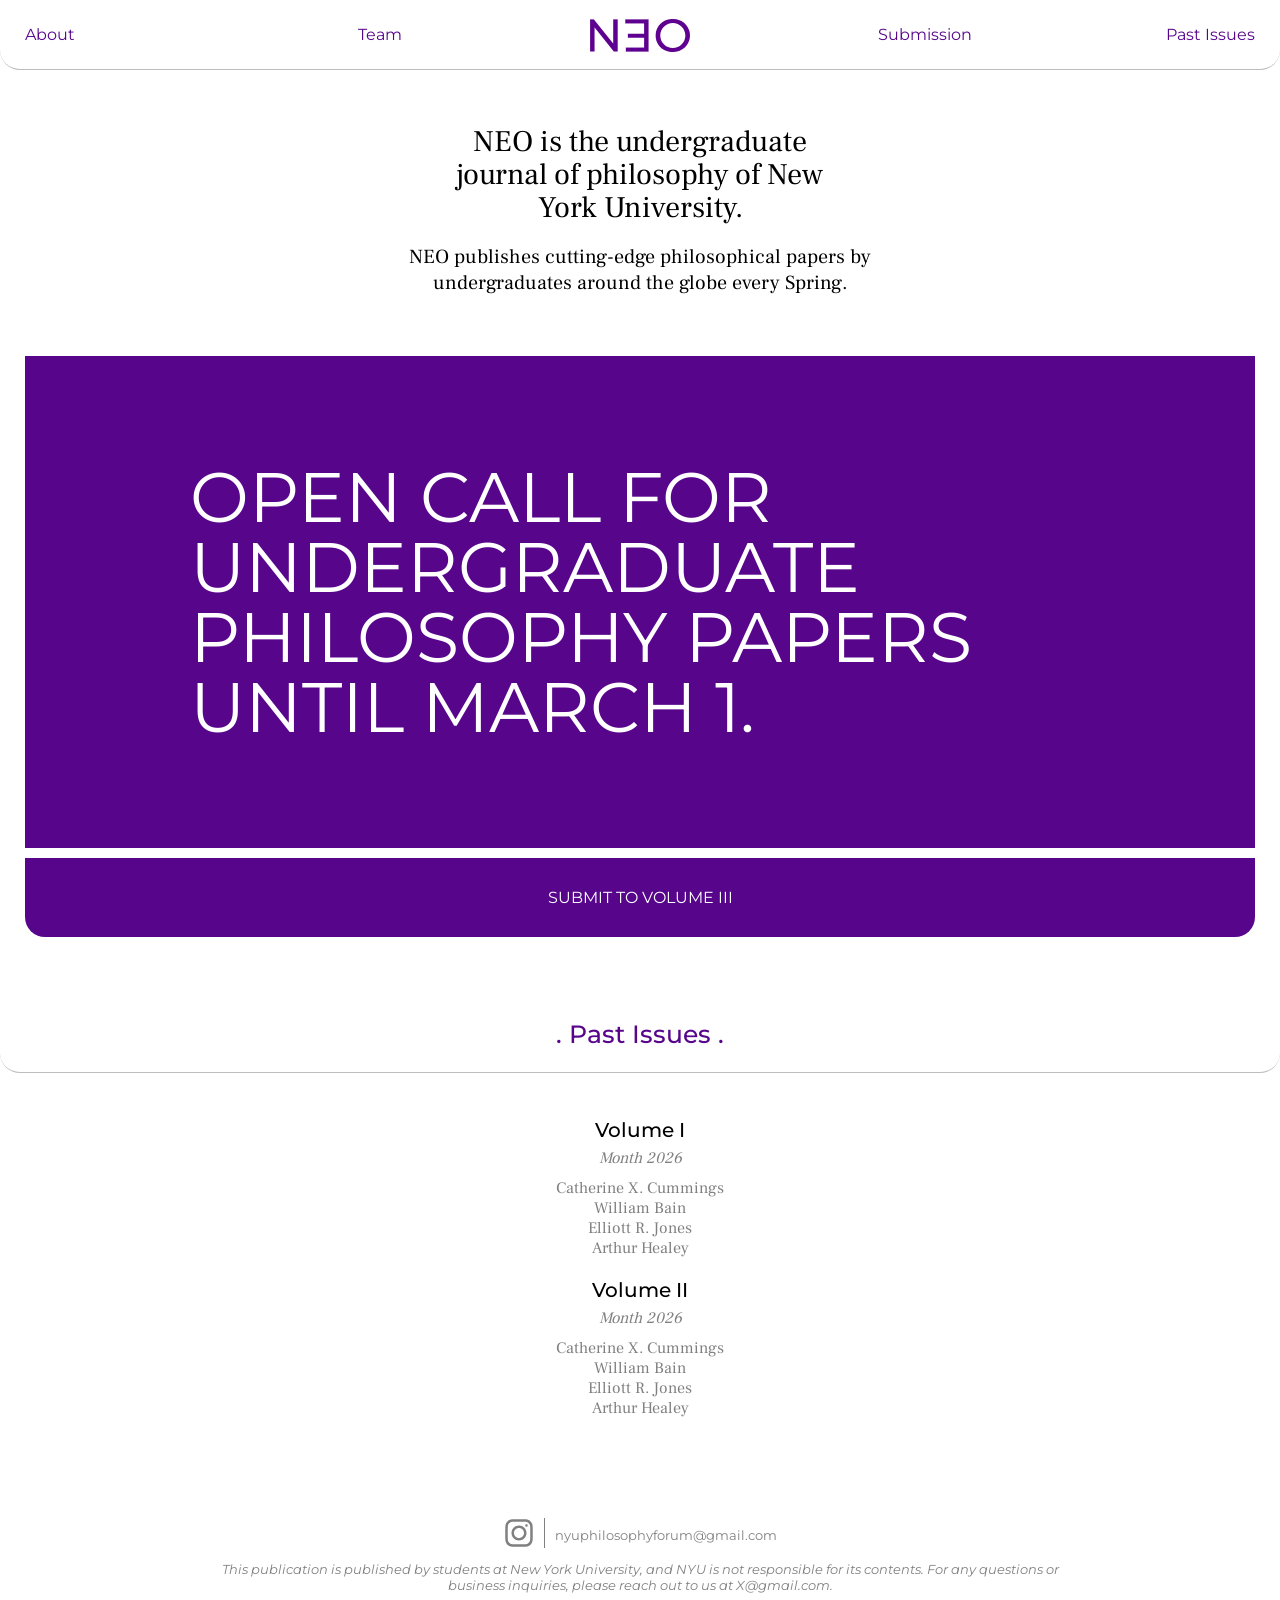
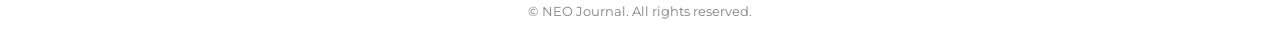
<file: index.html>
<!DOCTYPE html>
<html>
    <head>
        <meta charset="utf-8">
        <meta http-equiv="X-UA-Compatible" content="IE=edge">
        <title></title>
        <meta name="description" content="">
        <meta name="viewport" content="width=device-width, initial-scale=1">
        <style>
            @import url('https://fonts.googleapis.com/css2?family=Frank+Ruhl+Libre:wght@300..900&family=Montserrat:ital,wght@0,100..900;1,100..900&display=swap');
        </style>
        <link rel="stylesheet" href="styles.css">
    </head>
    <body>
    <header>
        <div id="header-left">
            <div id="menu-icon">
                <img id="menu-bars" src="SVG/menu-icon.svg">
                <img id="close-icon" src="SVG/close-icon.svg">
            </div>
            <div class="nav-btn"><a href="about/about.html">About</a></div>
            <div class="nav-btn"><a href="team/team.html">Team</a></div>
        </div>
        <div id="header-mid">
            <div id="site-title"><a href="index.html">
                <img src="SVG/logo.svg">
            </a></div>
        </div>
        
        <div id="header-right">
            <div class="nav-btn"><a href="submission/submission.html">Submission</a></div>
            <div class="nav-btn" id="past-issue">Past Issues</div>
        </div>
        
        <!-- <div class="nav-btn"><a href="submission/submission.html">Submit</a></div> -->
    </header>
    <div id="past-issue-list">
        <p><a href="volumes/volume-one.html">Vol I</a></p>
        <p><a href="volumes/volume-two.html">Vol II</a></p>
    </div>
    <section id="menu-mobile">
        <div class="menu-item"><a href="index.html">Home</a></div>
        <div class="menu-item"><a href="submission/submission.html">Submission</a></div>
        <div class="menu-item" id="past-issues">Past Issues</div>
        <div class="vol"><a href="volumes/volume-one.html">Volume I</a></div>
        <div class="vol"><a href="volumes/volume-two.html">Volume II</a></div>
        <div class="menu-item"><a href="about/about.html">About</a></div>
        <div class="menu-item"><a href="team/team.html">Team</a></div>
    </section>
    <section id="intro">
        <p id="intro-txt" class="cta-text">
            NEO is the undergraduate journal of philosophy of New York University.
            <p id="sub-info">
            NEO publishes cutting-edge philosophical papers by undergraduates around the globe every Spring.
            </p>
        </p>
        <!-- <p class="cta-text" id="last-iss-btn">Read our latest: <a href="volumes/volume-two.html"><em>Volume II</em></a></p> -->
        <div id="latest-img-cont">
            <div id="open-call">
                Open Call for Undergraduate philosophy papers until March 1.
            </div>
        </div>
        <div id="open-call-submit">
            <a href="submission/submission.html">
                SUBMIT TO VOLUME III
            </a>
        </div>
    </section>
    <section id="explore" class="cta-text">
      <div id="explore-title">. Past Issues .</div>
      <div id="explore-grid">
        <div class="grid-item">
            <a href="volumes/volume-one.html"><div class="item-title">Volume I</div></a>
            <div class="item-line2">
                <div class="item-date"><em>Month 2026</em></div>
                <div class="item-author">Catherine X. Cummings<br>William Bain<br>Elliott R. Jones<br>Arthur Healey</div>
            </div>
        </div>
        <div class="grid-item">
            <a href="volumes/volume-two.html"><div class="item-title">Volume II</div></a>
            <div class="item-line2">
                <div class="item-date"><em>Month 2026</em></div>
                <div class="item-author">Catherine X. Cummings<br>William Bain<br>Elliott R. Jones<br>Arthur Healey</div>
            </div>
        </div>
      </div>
    </section>
    <div id="footer">
        <div id="social-link">
            <div id="insta-icon">
                <a href="https://www.instagram.com/nyu.philosophyforum/">
                    <img src="SVG/insta-icon.svg">
                </a>
            </div>
            <div id="spacer-line">

            </div>
            <div id="email">
                <a href="mailto:nyuphilosophyforum@gmail.com">nyuphilosophyforum@gmail.com</a> 
            </div>
        </div>
        <p><em>This publication is published by students at New York University, and NYU is not responsible for its contents. For any questions or business inquiries, please reach out to us at X@gmail.com.</em></p>
        <p>© NEO Journal. All rights reserved.</p>
    </div>
    <script src="./script.js"></script>
  </body>
</html>
</file>
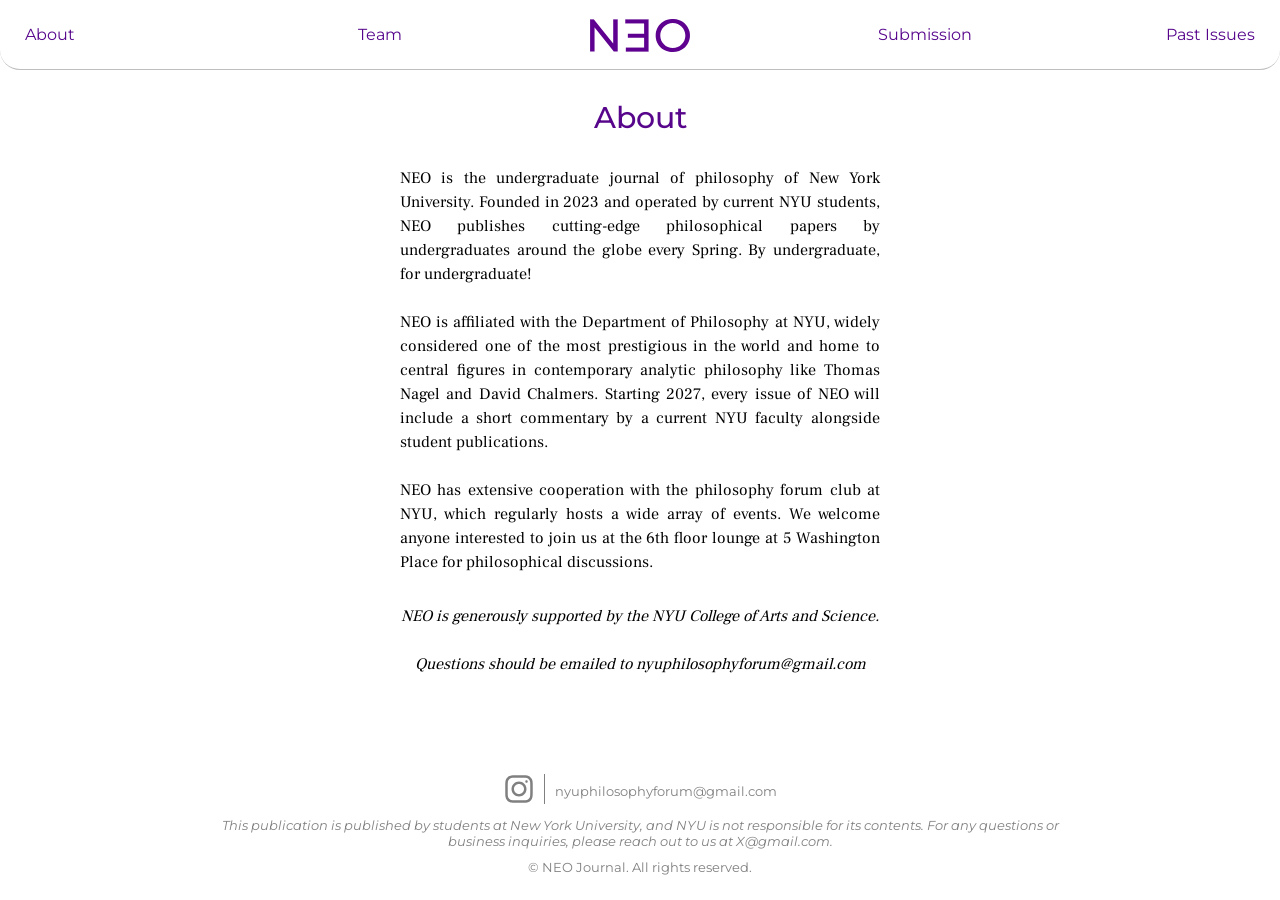
<file: about/about.html>
<!DOCTYPE html>
<html>
    <head>
        <meta charset="utf-8">
        <meta http-equiv="X-UA-Compatible" content="IE=edge">
        <title></title>
        <meta name="description" content="">
        <meta name="viewport" content="width=device-width, initial-scale=1">
        <style>
            @import url('https://fonts.googleapis.com/css2?family=Frank+Ruhl+Libre:wght@300..900&family=Montserrat:ital,wght@0,100..900;1,100..900&display=swap');
        </style>
        <link rel="stylesheet" href="../styles.css">
        <link rel="stylesheet" href="../about/about.css">
    </head>
    <body>
        <header>
        <div id="header-left">
            <div id="menu-icon">
                <img id="menu-bars" src="../SVG/menu-icon.svg">
                <img id="close-icon" src="../SVG/close-icon.svg">
            </div>
            <div class="nav-btn"><a href="../about/about.html">About</a></div>
            <div class="nav-btn"><a href="../team/team.html">Team</a></div>
        </div>
        <div id="header-mid">
            <div id="site-title"><a href="../index.html">
                <img src="../SVG/logo.svg">
            </a></div>
        </div>
        
        <div id="header-right">
            <div class="nav-btn"><a href="../submission/submission.html">Submission</a></div>
            <div class="nav-btn" id="past-issue">Past Issues</div>
        </div>
        
        <!-- <div class="nav-btn"><a href="submission/submission.html">Submit</a></div> -->
        </header>
        <div id="past-issue-list">
            <p><a href="../volumes/volume-one.html">Vol I</a></p>
            <p><a href="../volumes/volume-two.html">Vol II</a></p>
        </div>
        <section id="menu-mobile">
            <div class="menu-item"><a href="../index.html">Home</a></div>
            <div class="menu-item"><a href="../submission/submission.html">Submission</a></div>
            <div class="menu-item" id="past-issues">Past Issues</div>
            <div class="vol"><a href="../volumes/volume-one.html">Volume I</a></div>
            <div class="vol"><a href="../volumes/volume-two.html">Volume II</a></div>
            <div class="menu-item"><a href="../about/about.html">About</a></div>
            <div class="menu-item"><a href="../team/team.html">Team</a></div>
        </section>
        <section id="about-content">
            <div class="page-title">About</div>
            <div>
            NEO is the undergraduate journal of philosophy of New York University. Founded in 2023 and
            operated by current NYU students, NEO publishes cutting-edge philosophical papers by
            undergraduates around the globe every Spring. By undergraduate, for undergraduate!<br><br>
            NEO is affiliated with the Department of Philosophy at NYU, widely considered one of the most
            prestigious in the world and home to central figures in contemporary analytic philosophy like
            Thomas Nagel and David Chalmers. Starting 2027, every issue of NEO will include a short
            commentary by a current NYU faculty alongside student publications.<br><br>
            NEO has extensive cooperation with the philosophy forum club at NYU, which regularly hosts a
            wide array of events. We welcome anyone interested to join us at the 6th floor lounge at 5
            Washington Place for philosophical discussions.
            </div>
            <em><div class="center">
            NEO is generously supported by the NYU College of Arts and Science.<br><br>
            Questions should be emailed to nyuphilosophyforum@gmail.com
            </div></em>
        </section>
        <div id="footer">
            <div id="social-link">
                <div id="insta-icon">
                    <a href="https://www.instagram.com/nyu.philosophyforum/">
                        <img src="../SVG/insta-icon.svg">
                    </a>
                </div>
                <div id="spacer-line">

                </div>
                <div id="email">
                    <a href="mailto:nyuphilosophyforum@gmail.com">nyuphilosophyforum@gmail.com</a> 
                </div>
            </div>
            <p><em>This publication is published by students at New York University, and NYU is not responsible for its contents. For any questions or business inquiries, please reach out to us at X@gmail.com.</em></p>
            <p>© NEO Journal. All rights reserved.</p>
        </div>
        <script src="../script.js" async defer></script>
    </body>
</html>
</file>
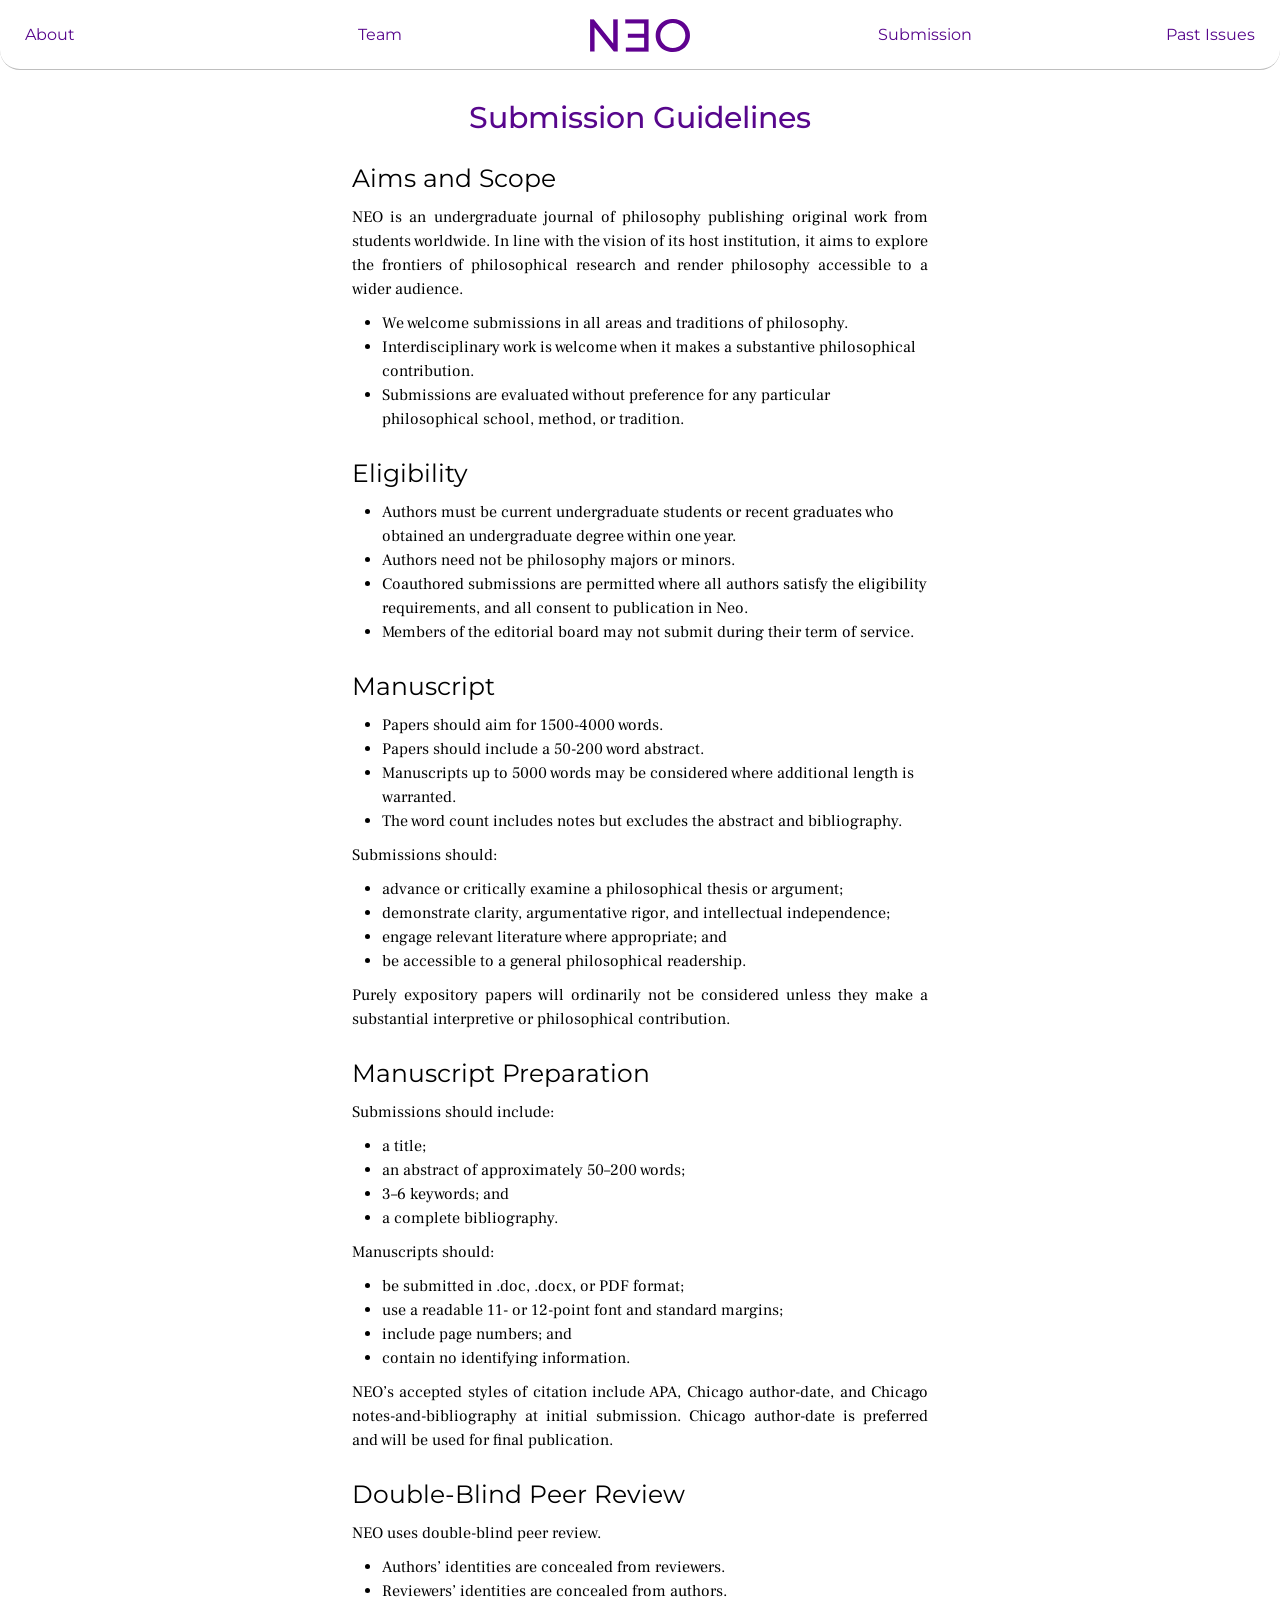
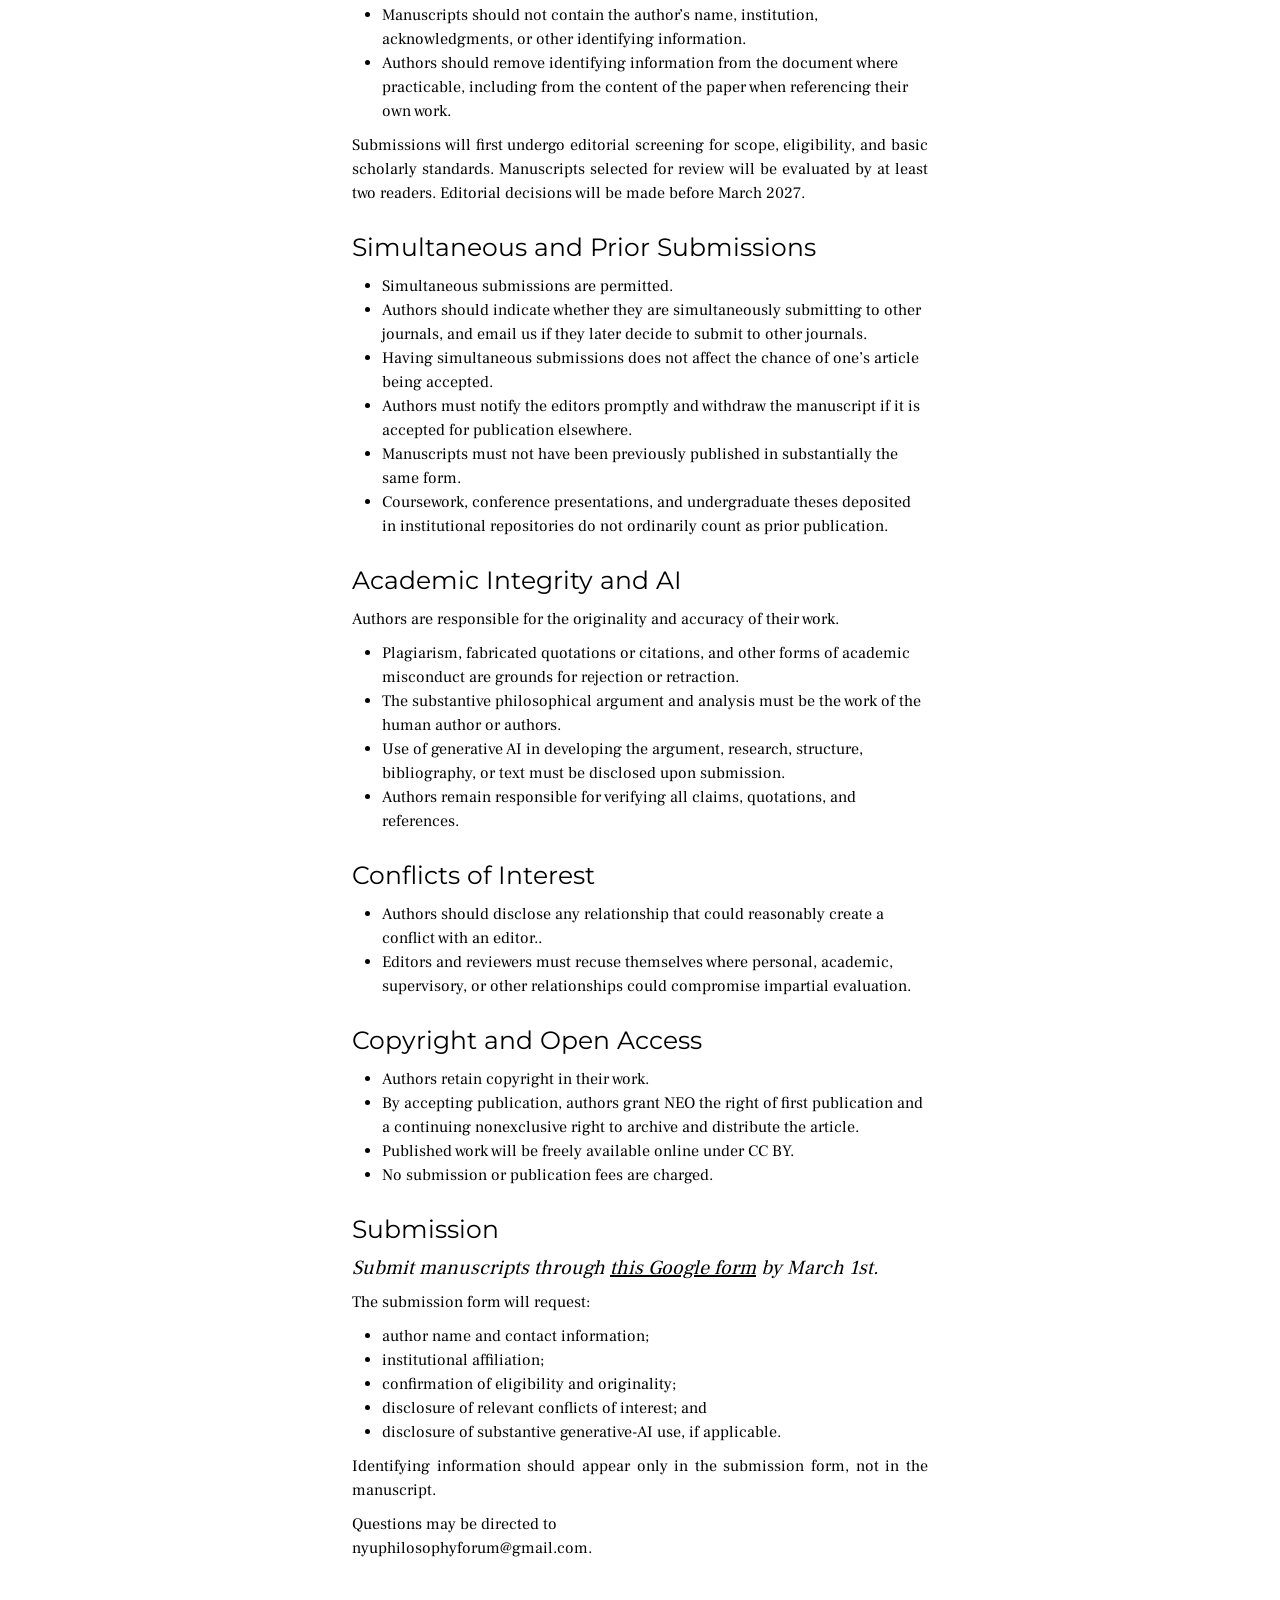
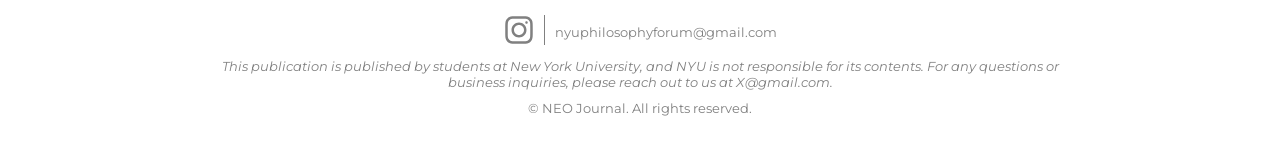
<file: submission/submission.html>
<!DOCTYPE html>
<html>
    <head>
        <meta charset="utf-8">
        <meta http-equiv="X-UA-Compatible" content="IE=edge">
        <title></title>
        <meta name="description" content="">
        <meta name="viewport" content="width=device-width, initial-scale=1">
        <style>
            @import url('https://fonts.googleapis.com/css2?family=Frank+Ruhl+Libre:wght@300..900&family=Montserrat:ital,wght@0,100..900;1,100..900&display=swap');
        </style>
        <link rel="stylesheet" href="../styles.css">
        <link rel="stylesheet" href="../submission/submission.css">
    </head>
    <body>
        <header>
        <div id="header-left">
            <div id="menu-icon">
                <img id="menu-bars" src="../SVG/menu-icon.svg">
                <img id="close-icon" src="../SVG/close-icon.svg">
            </div>
            <div class="nav-btn"><a href="../about/about.html">About</a></div>
            <div class="nav-btn"><a href="../team/team.html">Team</a></div>
        </div>
        <div id="header-mid">
            <div id="site-title"><a href="../index.html">
                <img src="../SVG/logo.svg">
            </a></div>
        </div>
        
        <div id="header-right">
            <div class="nav-btn"><a href="../submission/submission.html">Submission</a></div>
            <div class="nav-btn" id="past-issue">Past Issues</div>
        </div>
        
        <!-- <div class="nav-btn"><a href="submission/submission.html">Submit</a></div> -->
        </header>
        <div id="past-issue-list">
            <p><a href="../volumes/volume-one.html">Vol I</a></p>
            <p><a href="../volumes/volume-two.html">Vol II</a></p>
        </div>

        <section id="menu-mobile">
            <div class="menu-item"><a href="../index.html">Home</a></div>
            <div class="menu-item"><a href="../submission/submission.html">Submission</a></div>
            <div class="menu-item" id="past-issues">Past Issues</div>
            <div class="vol"><a href="../volumes/volume-one.html">Volume I</a></div>
            <div class="vol"><a href="../volumes/volume-two.html">Volume II</a></div>
            <div class="menu-item"><a href="../about/about.html">About</a></div>
            <div class="menu-item"><a href="../team/team.html">Team</a></div>
        </section>
        <section id="submit-content">
            <div class="page-title">Submission Guidelines</div>
            <div class="subhead">Aims and Scope</div>
            <div class="text">
            NEO is an undergraduate journal of philosophy publishing original work from students worldwide. In line with the vision of its host institution, it aims to explore the frontiers of philosophical research and render philosophy accessible to a wider audience.
            </div>
            <div class="spacer"></div>
            <ul>
            <li>We welcome submissions in all areas and traditions of philosophy.</li>
            <li>Interdisciplinary work is welcome when it makes a substantive philosophical contribution.</li>
            <li>Submissions are evaluated without preference for any particular philosophical school, method, or tradition.</li>
            </ul>

            <div class="subhead">Eligibility</div>
            <ul>
            <li>
            Authors must be current undergraduate students or recent graduates who obtained an undergraduate degree within one year.
            </li>
            <li>
            Authors need not be philosophy majors or minors.
            </li>
            <li>
            Coauthored submissions are permitted where all authors satisfy the eligibility requirements, and all consent to publication in Neo.
            </li>
            <li>
            Members of the editorial board may not submit during their term of service.
            </li>
            </ul>

            <div class="subhead">Manuscript</div>
            <ul>
            <li>
            Papers should aim for 1500-4000 words.
            </li>
            <li>
            Papers should include a 50-200 word abstract.
            </li>
            <li>
            Manuscripts up to 5000 words may be considered where additional length is warranted.
            </li>
            <li>
            The word count includes notes but excludes the abstract and bibliography.
            </li>
            </ul>
            <div class="spacer"></div>
            <div class="text">
            Submissions should:
            </div>
            <div class="spacer"></div>
            <ul>
            <li>
            advance or critically examine a philosophical thesis or argument;
            </li>
            <li>
            demonstrate clarity, argumentative rigor, and intellectual independence;
            </li>
            <li>
            engage relevant literature where appropriate; and
            </li>
            <li>
            be accessible to a general philosophical readership.
            </li>
            </ul>
            <div class="spacer"></div>
            <div class="text">
            Purely expository papers will ordinarily not be considered unless they make a substantial interpretive or philosophical contribution.
            </div>

            <div class="subhead">Manuscript Preparation</div>
            <div class="text">Submissions should include:</div>
            <div class="spacer"></div>
            <ul>
            <li>
            a title;
            </li>
            <li>
            an abstract of approximately 50–200 words;
            </li>
            <li>
            3–6 keywords; and
            </li>
            <li>
            a complete bibliography.
            </li>
            </ul>
            <div class="spacer"></div>
            <div class="text">
            Manuscripts should:
            </div>
            <div class="spacer"></div>
            <ul>
            <li>
            be submitted in .doc, .docx, or PDF format;
            </li>
            <li>
            use a readable 11- or 12-point font and standard margins;
            </li>
            <li>
            include page numbers; and
            </li>
            <li>
            contain no identifying information.
            </li>
            </ul>
            <div class="spacer"></div>
            <div class="text">
            NEO’s accepted styles of citation include APA, Chicago author-date, and Chicago notes-and-bibliography at initial submission. Chicago author-date is preferred and will be used for final publication.
            </div>

            <div class="subhead">Double-Blind Peer Review</div>
            <div class="text">
            NEO uses double-blind peer review.
            </div>
            <div class="spacer"></div>
            <ul>
            <li>
            Authors’ identities are concealed from reviewers.
            </li>
            <li>
            Reviewers’ identities are concealed from authors.
            </li>
            <li>
            Manuscripts should not contain the author’s name, institution, acknowledgments, or other identifying information.
            </li>
            <li>
            Authors should remove identifying information from the document where practicable,
            including from the content of the paper when referencing their own work.
            </li>
            </ul>
            <div class="spacer"></div>
            <div class="text">
            Submissions will first undergo editorial screening for scope, eligibility, and basic scholarly standards. Manuscripts selected for review will be evaluated by at least two readers. Editorial decisions will be made before March 2027.
            </div>

            <div class="subhead">Simultaneous and Prior Submissions</div>
            <ul>
            <li>
            Simultaneous submissions are permitted.
            </li>
            <li>
            Authors should indicate whether they are simultaneously submitting to other journals, and email us if they later decide to submit to other journals.
            </li>
            <li>
            Having simultaneous submissions does not affect the chance of one’s article being accepted.
            </li>
            <li>
            Authors must notify the editors promptly and withdraw the manuscript if it is accepted for publication elsewhere.
            </li>
            <li>
            Manuscripts must not have been previously published in substantially the same form.
            </li>
            <li>
            Coursework, conference presentations, and undergraduate theses deposited in institutional repositories do not ordinarily count as prior publication.
            </li>
            </ul>

            <div class="subhead">Academic Integrity and AI</div>
            <div class="text">
            Authors are responsible for the originality and accuracy of their work.
            </div>
            <div class="spacer"></div>
            <ul>
            <li>
            Plagiarism, fabricated quotations or citations, and other forms of academic misconduct are grounds for rejection or retraction.
            </li>
            <li>
            The substantive philosophical argument and analysis must be the work of the human author or authors.
            </li>
            <li>
            Use of generative AI in developing the argument, research, structure, bibliography, or text must be disclosed upon submission.
            </li>
            <li>
            Authors remain responsible for verifying all claims, quotations, and references.
            </li>
            </ul>

            <div class="subhead">Conflicts of Interest</div>
            <ul>
            <li>
            Authors should disclose any relationship that could reasonably create a conflict with an editor..
            </li>
            <li>
            Editors and reviewers must recuse themselves where personal, academic, supervisory, or other relationships could compromise impartial evaluation.
            </li>
            </ul>

            <div class="subhead">Copyright and Open Access</div>
            <ul>
            <li>
            Authors retain copyright in their work.
            </li>
            <li>
            By accepting publication, authors grant NEO the right of first publication and a continuing nonexclusive right to archive and distribute the article.
            </li>
            <li>
            Published work will be freely available online under CC BY.
            </li>
            <li>
            No submission or publication fees are charged.
            </li>
            </ul>

            <div class="subhead">Submission</div>
            <div class="text"><em>
            Submit manuscripts through <a href="">this Google form</a> by March 1st.</em>
            The submission form will request:
            </div>
            <div class="spacer"></div>
            <ul>
            <li>
            author name and contact information;
            </li>
            <li>
            institutional affiliation;
            </li>
            <li>
            confirmation of eligibility and originality;
            </li>
            <li>
            disclosure of relevant conflicts of interest; and
            </li>
            <li>
            disclosure of substantive generative-AI use, if applicable.
            </li>
            </ul>
            <div class="spacer"></div>
            <div class="text">
            Identifying information should appear only in the submission form, not in the manuscript.
            <div class="spacer"></div>
            Questions may be directed to<br> nyuphilosophyforum@gmail.com.
            </div>


        </section>
        <div id="footer">
            <div id="social-link">
                <div id="insta-icon">
                    <a href="https://www.instagram.com/nyu.philosophyforum/">
                        <img src="../SVG/insta-icon.svg">
                    </a>
                </div>
                <div id="spacer-line">

                </div>
                <div id="email">
                    <a href="mailto:nyuphilosophyforum@gmail.com">nyuphilosophyforum@gmail.com</a> 
                </div>
            </div>
            <p class="italic">This publication is published by students at New York University, and NYU is not responsible for its contents. For any questions or business inquiries, please reach out to us at X@gmail.com.</p>
            <p>© NEO Journal. All rights reserved.</p>
        </div>
        <script src="../script.js" async defer></script>
    </body>
</html>
</file>
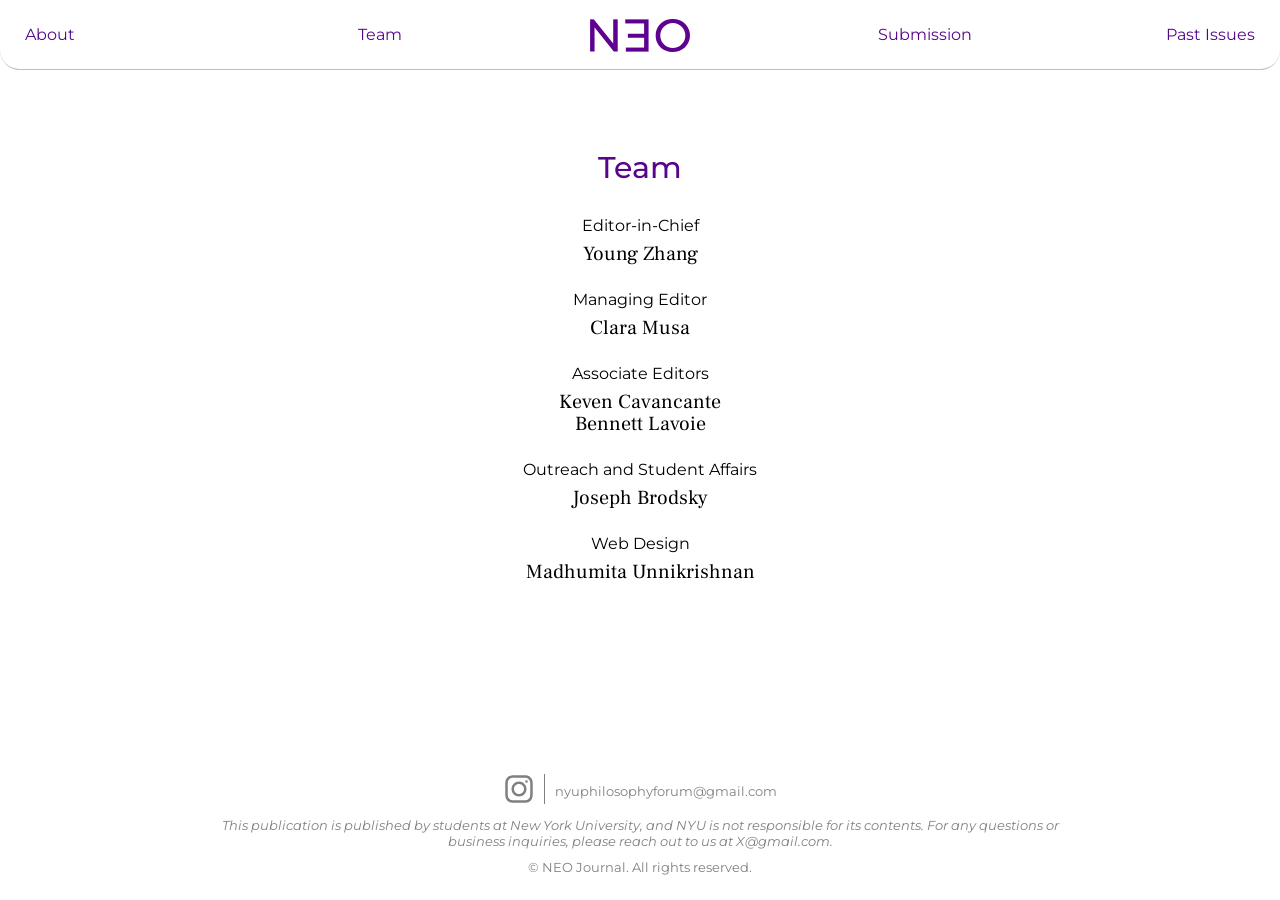
<file: team/team.html>
<!DOCTYPE html>
<html>
    <head>
        <meta charset="utf-8">
        <meta http-equiv="X-UA-Compatible" content="IE=edge">
        <title></title>
        <meta name="description" content="">
        <meta name="viewport" content="width=device-width, initial-scale=1">
        <link rel="stylesheet" href="../styles.css">
        <style>
            @import url('https://fonts.googleapis.com/css2?family=Frank+Ruhl+Libre:wght@300..900&family=Montserrat:ital,wght@0,100..900;1,100..900&display=swap');
        </style>
        <link rel="stylesheet" href="../team/team.css">
    </head>
    <body>
        <header>
            <div id="header-left">
                <div id="menu-icon">
                    <img id="menu-bars" src="../SVG/menu-icon.svg">
                    <img id="close-icon" src="../SVG/close-icon.svg">
                </div>
                <div class="nav-btn"><a href="../about/about.html">About</a></div>
                <div class="nav-btn"><a href="../team/team.html">Team</a></div>
            </div>
            <div id="header-mid">
                <div id="site-title"><a href="../index.html">
                    <img src="../SVG/logo.svg">
                </a></div>
            </div>
            
            <div id="header-right">
                <div class="nav-btn"><a href="../submission/submission.html">Submission</a></div>
                <div class="nav-btn" id="past-issue">Past Issues</div>
            </div>
            
            <!-- <div class="nav-btn"><a href="submission/submission.html">Submit</a></div> -->
            </header>
        <div id="past-issue-list">
            <p><a href="../volumes/volume-one.html">Vol I</a></p>
            <p><a href="../volumes/volume-two.html">Vol II</a></p>
        </div>
        <section id="menu-mobile">
            <div class="menu-item"><a href="../index.html">Home</a></div>
            <div class="menu-item"><a href="../submission/submission.html">Submission</a></div>
            <div class="menu-item" id="past-issues">Past Issues</div>
            <div class="vol"><a href="../volumes/volume-one.html">Volume I</a></div>
            <div class="vol"><a href="../volumes/volume-two.html">Volume II</a></div>
            <div class="menu-item"><a href="../about/about.html">About</a></div>
            <div class="menu-item"><a href="../team/team.html">Team</a></div>
        </section>
        <section id="team-content">
            <div class="page-title">Team</div>
            <div class="designation">Editor-in-Chief</div>

            <div class="name">Young Zhang</div>
            <div class="designation">Managing Editor</div>

            <div class="name">Clara Musa</div>
            <div class="designation">Associate Editors</div>

            <div class="name">Keven Cavancante <br>Bennett Lavoie</div>

            <div class="designation">Outreach and Student Affairs</div>
            <div class="name">Joseph Brodsky</div>

            <div class="designation">Web Design</div>
            <div class="name">Madhumita Unnikrishnan</div>
        </section>
        <div id="footer">
            <div id="social-link">
                <div id="insta-icon">
                    <a href="https://www.instagram.com/nyu.philosophyforum/">
                        <img src="../SVG/insta-icon.svg">
                    </a>
                </div>
                <div id="spacer-line">

                </div>
                <div id="email">
                    <a href="mailto:nyuphilosophyforum@gmail.com">nyuphilosophyforum@gmail.com</a> 
                </div>
            </div>
            <p><em>This publication is published by students at New York University, and NYU is not responsible for its contents. For any questions or business inquiries, please reach out to us at X@gmail.com.</em></p>
            <p>© NEO Journal. All rights reserved.</p>
        </div>
        <script src="../script.js" async defer></script>
    </body>
</html>
</file>
<file: styles.css>
*{
  margin: 0;
  padding: 0;
  box-sizing: border-box;
}

:root{
  --nyu-purple: #57068C;
  --border-grey: rgb(190, 190, 190);
}



header div, .menu-item, .vol{
    cursor: pointer;
}

body{
  font-family: "Frank Ruhl Libre", serif;
  font-optical-sizing: auto;
  font-style: normal;
}
header{
  width: 100dvw;
  display: flex;
  position: fixed;
  top: 0;
  left: 0;
  /* background-color: red; */
  flex-direction: row;
  justify-content: space-between;
  align-items: center;
  z-index: 1000;
  backdrop-filter: blur(2px);
  border-bottom: solid 1px var(--border-grey);
  border-radius: 20px;
  background-color: white;
  color: var(--nyu-purple);
  font-family: "Montserrat", sans-serif;
}
#past-issue-list{
  position: fixed;
  top: 65px;
  right: 20px;
  border: var(--border-grey) solid 1px;
  width: 95px;
  border-radius: 0px 0px 20px 20px;
  display: none;
  flex-direction: column;
  align-items: center;
  padding: 20px;
  text-transform: uppercase;
  font-family: montserrat;
  color: var(--nyu-purple);
  gap: 10px;
  font-weight: 500;

}
#past-issue-list.show{
  display: flex;
}
#menu-mobile{
  height: 100dvh;
  width: 100dvw;
  position: fixed;
  top: 0;
  left: 0;
  background-color: white;
  z-index: 999;
  font-family: "Montserrat", sans-serif;
  font-size: 30px;
  display: none;
  flex-direction: column;
  justify-content: center;
  gap: 20px;
  color: var(--nyu-purple)
}
#menu-mobile.show{
  display: flex;
}
#menu-icon{
  display: none;
}
#close-icon{
  display: none;
}
#close-icon.open{
  display: block;
}
#menu-bars{
  display: block;
}
#menu-bars.open{
  display: none;
}
#footer{
    width: 100dvw;
    /* border-top: solid 1px black;
    border-radius: 20px; */
    padding: 25px;
    display: flex;
    flex-direction: column;
    justify-content: center;
    align-items: center;
    color: grey;
    font-family: "Montserrat", sans-serif;
    font-size: 13px;
    text-align: center;
    gap: 10px;
}
#footer p{
  max-width: 70%;
}
#social-link{
  display: flex;
  gap: 10px;
}
#insta-icon{
  width: 30px;
}
#email{
  display: flex;
  align-items: center;
}
#insta-icon img{
  width: 100%;
  color: grey;
}
#spacer-line{
  width: 1px;
  background-color: grey;
  height: 30px;
}
.nav-btn{
  margin: 25px;
}
#site-title{
  font-size: 50px;
  /* position: absolute;
  top: 5px;
  left: calc(50% - 50px); */
  color: black;
  width: 100px;
}
#site-title img{
  width: 100%;
}
#header-left, #header-mid, #header-right{
  width: 33.33%;
  display: flex;
}
#header-mid{
  justify-content: center;
}
#header-left, #header-right{
  justify-content: space-between;
}

#intro{
  margin-top: 125px;
  text-align: center;
  display: flex;
  flex-direction: column;
  align-items: center;
  padding-left: 25px;
  padding-right: 25px;
}
#intro-txt{
  width: 400px;
  font-size: 30px;
  line-height: 33px;
}
#sub-info{
  font-size: 20px;
  max-width: 500px;
  margin-top: 20px;
}
.cta-text{
  font-size: 20px;
  line-height: 25px;
}

#intro-ctas{
    display: flex;
    gap: 30px;
}

#last-iss-btn{
  margin-top: 30px;
  margin-bottom: 30px;
}
#latest-img-cont{
    background: var(--nyu-purple);
    width: 100%;
    aspect-ratio: 5/2;
    display: flex;
    justify-content: center;
    align-items: center;
    padding: 30px;
    height: fit-content;
  margin-top: 60px;
}

#open-call{
  color: white;
  font-size: 70px;
  text-transform: uppercase;
  font-family: montserrat;
  line-height: 100%;
  max-width: 900px;
  text-align: left;
  height: fit-content;
}
#open-call-submit{
  background: var(--nyu-purple);
  width: 100%;
  display: flex;
    justify-content: center;
    align-items: center;
    padding: 30px;
    height: fit-content;
    margin-top: 10px;
    border-radius: 0px 0px 20px 20px;
  color: white;
  font-family: montserrat; 
}

a{
    all: unset;
}
a:hover{
  cursor:pointer;
}

#menu{
  position: fixed;
  top: 50px;
  left: 25px;
  height: calc(100dvh - 75px);
  font-size: 30px;
  background-color: white;
  padding: 25px;
  border: solid 0.25px black;
  border-radius: 0px 40px 40px 0px;
  z-index: 1001;
  display: none;
}
.menu-item, .vol{
  /* border-bottom: solid 1px black; */
  display: flex;
  justify-content: center;
}
#menu.show{
    display: block;
}
.vol{
    display: none;
    color: grey;
}
.vol.clicked{
    display: flex;
}
#close-btn{
  position: absolute;
  bottom: 20px;
  width: calc(100% - 50px);
  font-size: 20px;
}

#explore-title{
    border-bottom: solid 1px var(--border-grey);
    border-radius: 20px;
    background: white;
    padding: 25px;
    width: 100dvw;
    text-align: center;
    position: sticky;
    top: 65px;
    color: #57068c;
    font-family: "Montserrat", sans-serif;
    font-weight: 500;
}

#explore{
  display: flex;
  flex-direction: column;
  align-items: center;
  margin-top: 60px;
  font-size: 25px;
  margin-bottom: 75px;
}
#explore-grid{
    width: 100%;
    margin-top: 25px;
    display: flex;
    flex-direction: column;
    align-items: center;
    /* display: grid;
    grid-template-columns: 1fr 1fr 1fr;
    gap: 25px; */
}
.grid-item{
    text-align: center;
    width: 50%;
    /* display: flex;
    gap: 10%; */
}
.item-title{
    display: inline-block;
    font-size: 20px;
    margin-bottom: 5px;
    margin-top: 20px;
    text-decoration: none;
    font-family: "Montserrat", sans-serif;
    font-weight: 500;
}
.item-line2{
    color: grey;
    font-size: 16px;
    line-height: 20px;
}
.item-date{
    margin-bottom: 10px;
    font-size: 16px;
}

.page-title{
    margin-bottom: 30px;
    font-size: 30px;
    text-align: center;
    color: var(--nyu-purple);
    font-family: "Montserrat", sans-serif;
    font-weight: 500;
    line-height: 120%;
}








@media screen and (max-width: 900px){
    #open-call{
      font-size: 50px;
    }
    .nav-btn{
      display: none;
    }
    #menu-icon{
      width: 30px;
      margin-left: 20px;
      display: block;
    }
    #menu-icon img{
      width: 100%;
    }
}

/* MOBILE */

@media screen and (max-width: 800px) {
    #latest-img-cont{
        aspect-ratio: 5/3;
        margin-top: 30px;
    }
    #intro{
        margin-top: 100px;
    }
    #intro-txt{
        font-size: 30px;
        width: 95%;
    }
    #open-call{
      font-size: 30px;
    }
    #social-link{
      flex-direction: column;
      align-items: center;
    }
    #spacer-line{
      display: none;
    }
    #sub-info{
      width: 350px;
      font-size: 17px;
    }
}
</file>
<file: about/about.css>
#footer{
    position: fixed;
    bottom: 0px;
}
#about-content{
    margin-top: 100px;
    text-align: justify;
    width: 480px;
    margin-left: calc(50dvw - 240px);
    font-size: 16px;
    margin-bottom: 30px; 
    line-height: 24px;
}
.center{
    text-align: center;
    margin-top: 30px;
}

/* MOBILE */

@media screen and (max-width: 800px) {
    #about-content{
        width: 100%;
        padding-left: 25px;
        padding-right: 25px;
        margin-left: 0px;
    }
    #footer{
        position: static;
    }
}
</file>
<file: submission/submission.css>
#footer{
    position: static;
    bottom: 0px;
}
#submit-content{
    margin-top: 100px;
    text-align: justify;
    /* width: 480px;
    margin-left: calc(50dvw - 240px); */
    font-size: 16px;
    margin-bottom: 30px; 
    line-height: 24px;
    width: 45%;
    margin-left: 27.5%;
}
.subhead{
    font-size: 25px;
    text-align: left;
    margin-top: 30px;
    margin-bottom: 15px;
    font-family: "Montserrat", sans-serif;

}
ul{
    margin-left: 30px;
    text-align: left;
}
.text{
}
.spacer{
    height: 10px;
}
em{
    display: block;
    font-size: 20px;
    margin-bottom: 10px;
    text-align: left;
}
em a{
    text-decoration: underline;
}
.italic{
    font-style: italic;
}

@media screen and (max-width: 800px) {
    #submit-content{
        width: 100%;
        padding-left: 25px;
        padding-right: 25px;
        margin-left: 0px;
    }
    .subhead{
        text-align: center;
    }
}
</file>
<file: team/team.css>
#footer{
    position: fixed;
    bottom: 0px;
}
#team-content{
    margin-top: 150px;
    text-align: center;
}
.designation{
    font-size: 16px;
    margin-bottom: 8px;
    font-family: "Montserrat", sans-serif;
}
.name{
    margin-bottom: 25px; 
    font-size: 20px;
    line-height: 22px;
}
</file>
